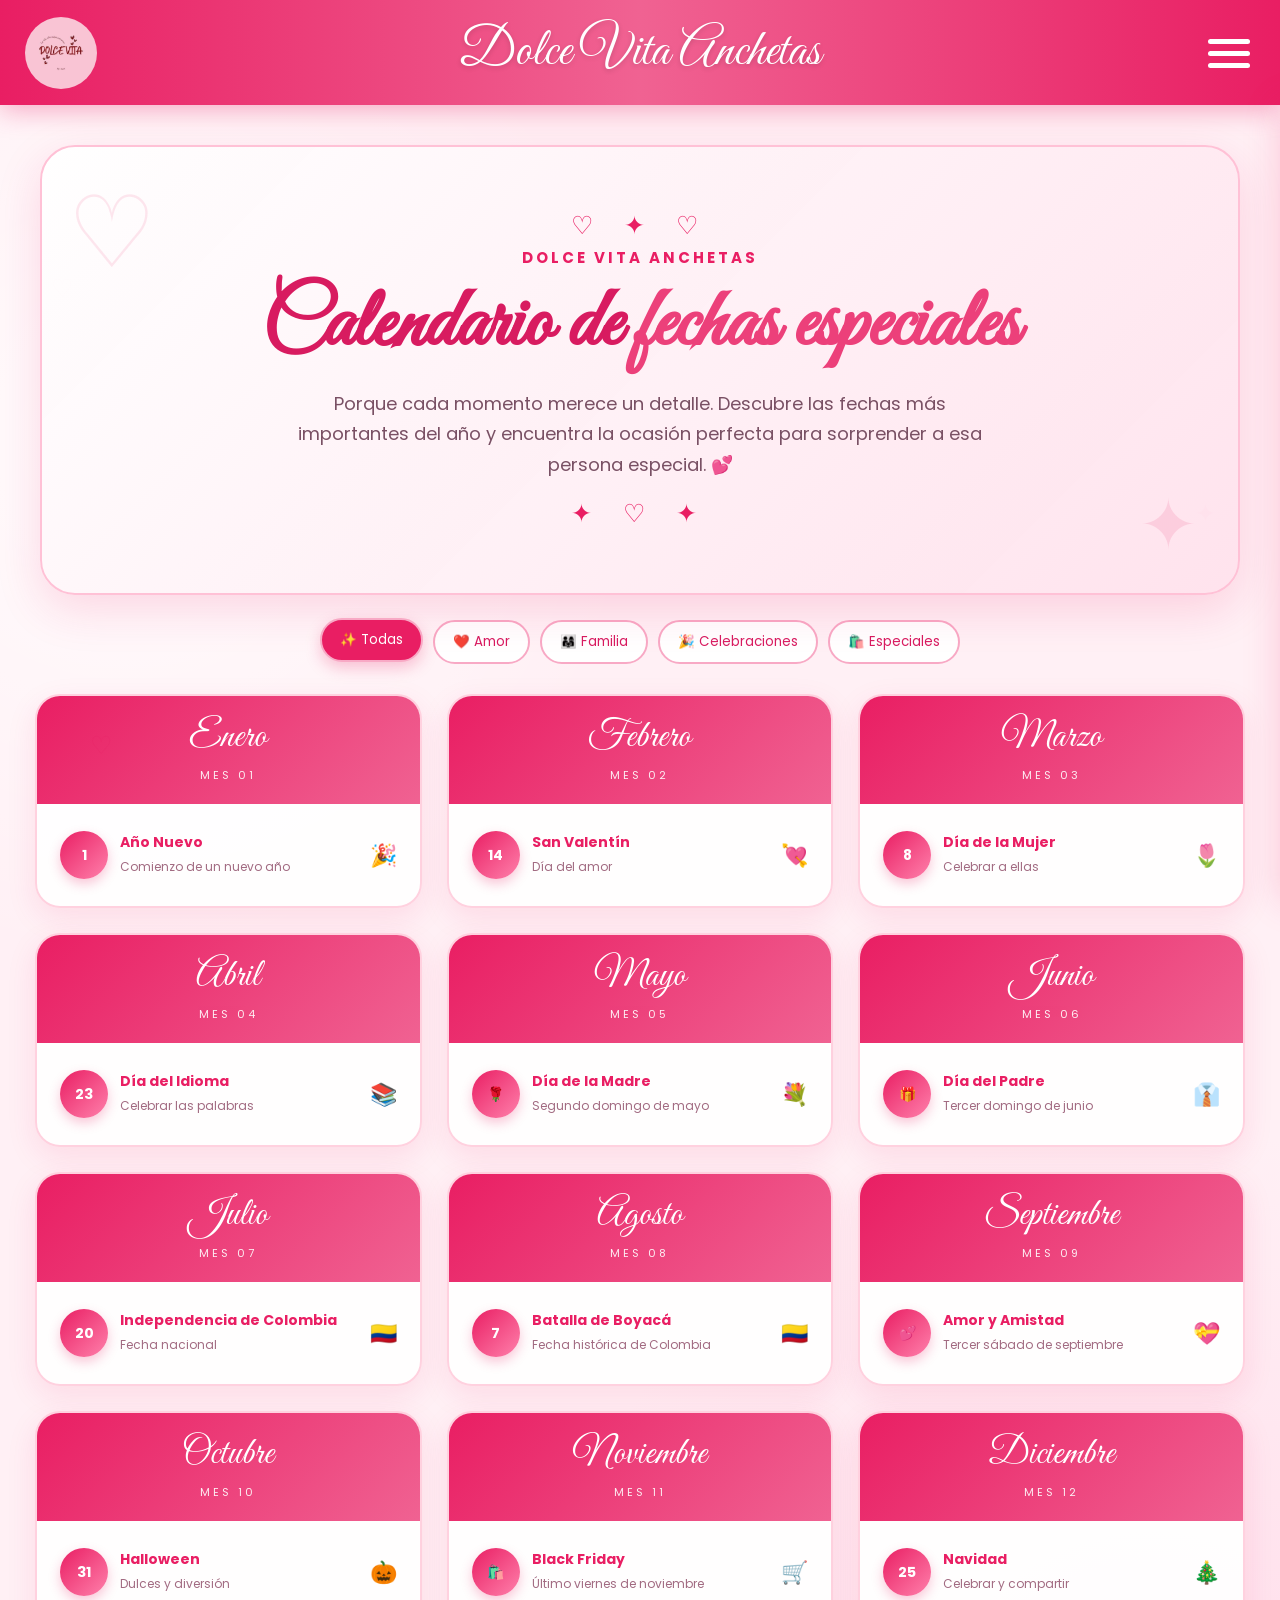
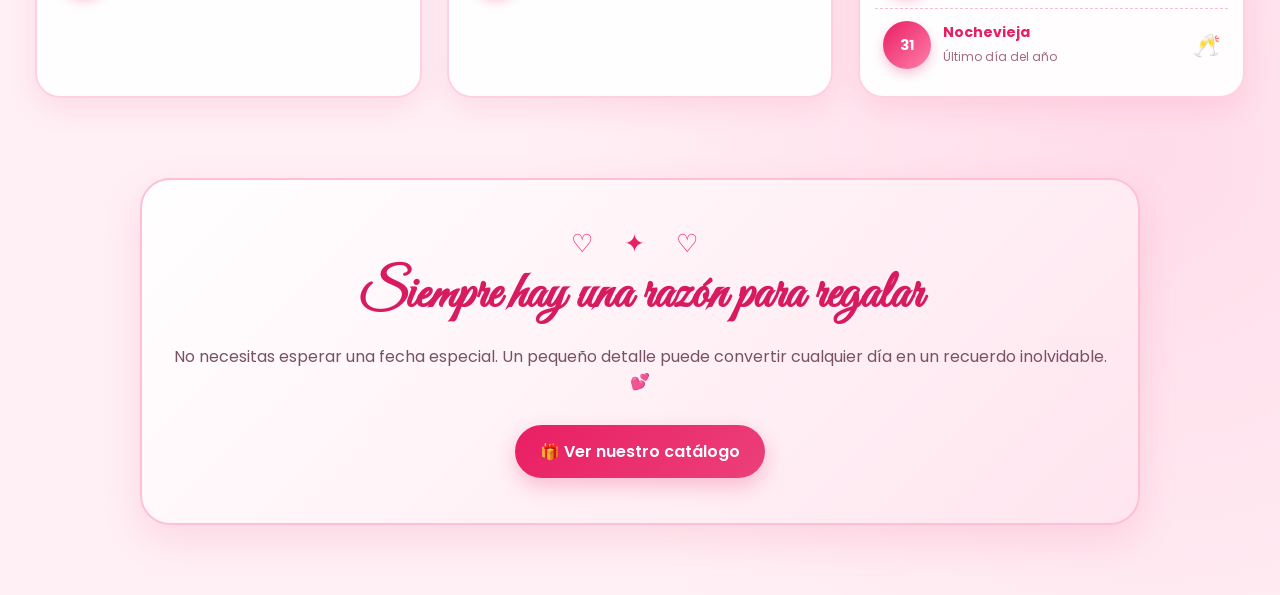
<file: DOLCE_VITA/calendario.html>
<!DOCTYPE html>
<html lang="es">
<head>
    <meta charset="UTF-8">
    <link rel="stylesheet" href="calendario.css">
    <meta name="viewport" content="width=device-width, initial-scale=1.0">

    <title>Calendario | Dolce Vita Anchetas</title>

    <link rel="preconnect" href="https://fonts.googleapis.com">
    <link rel="preconnect" href="https://fonts.gstatic.com" crossorigin>

    <link href="https://fonts.googleapis.com/css2?family=Great+Vibes&family=Poppins:wght@300;400;500;600;700&display=swap" rel="stylesheet">

</head>


<body>

    <!-- =========================================
         BARRA
    ========================================= -->

    <header class="barra">

        <a href="index.html" class="logo">
            <img src="imágenes/logo.jpeg" alt="Dolce Vita Anchetas">
        </a>

        <h1 class="titulo">
            Dolce Vita Anchetas
        </h1>

        <div class="menu-btn" onclick="abrirMenu()">
            <span></span>
            <span></span>
            <span></span>
        </div>

    </header>


    <!-- =========================================
         MENU
    ========================================= -->

    <nav class="menu" id="menu">

        <a href="index.html">
            🏠 Inicio
        </a>

        <a href="CATALOGO/catalogo.html">
            🎁 Catálogo
        </a>

        <a href="calendario.html">
            📅 Calendario
        </a>

        <a href="creadora.html">
            👑 La creadora
        </a>

        <a href="index.html#personaliza">
            ✨ Personaliza tu regalo
        </a>

        <a href="index.html#contacto">
            📞 Contacto
        </a>

    </nav>


    <!-- =========================================
         DECORACIONES
    ========================================= -->

    <div class="flotante f1">♡</div>
    <div class="flotante f2">✦</div>
    <div class="flotante f3">♡</div>


    <!-- =========================================
         HERO
    ========================================= -->

    <section class="hero-calendario">

        <div class="decoracion">
            ♡ ✦ ♡
        </div>

        <span class="mini-titulo">
            DOLCE VITA ANCHETAS
        </span>

        <h1>
            Calendario de
            <span>fechas especiales</span>
        </h1>

        <p>
            Porque cada momento merece un detalle.
            Descubre las fechas más importantes del año
            y encuentra la ocasión perfecta para sorprender
            a esa persona especial. 💕
        </p>

        <div class="decoracion">
            ✦ ♡ ✦
        </div>

    </section>


    <!-- =========================================
         FILTROS
    ========================================= -->

    <div class="filtros">

        <button class="filtro activo" onclick="mostrarTodo(this)">
            ✨ Todas
        </button>

        <button class="filtro" onclick="filtrar('amor', this)">
            ❤️ Amor
        </button>

        <button class="filtro" onclick="filtrar('familia', this)">
            👨‍👩‍👧 Familia
        </button>

        <button class="filtro" onclick="filtrar('celebracion', this)">
            🎉 Celebraciones
        </button>

        <button class="filtro" onclick="filtrar('comercial', this)">
            🛍️ Especiales
        </button>

    </div>


    <!-- =========================================
         CALENDARIO
    ========================================= -->

    <main class="calendario">


        <!-- ENERO -->

        <article class="mes">

            <div class="mes-header">
                <h2>Enero</h2>
                <span>MES 01</span>
            </div>

            <div class="fechas">

                <div class="fecha especial"
                     data-tipo="celebracion"
                     onclick="mostrarFecha('🎉','Año Nuevo','1 de enero','El comienzo de un nuevo año, nuevas metas y nuevos momentos para compartir.','✨ Un detalle para comenzar el año con amor.')">

                    <div class="dia">1</div>

                    <div class="fecha-info">
                        <strong>Año Nuevo</strong>
                        <small>Comienzo de un nuevo año</small>
                    </div>

                    <div class="icono-fecha">🎉</div>

                </div>

            </div>

        </article>


        <!-- FEBRERO -->

        <article class="mes">

            <div class="mes-header">
                <h2>Febrero</h2>
                <span>MES 02</span>
            </div>

            <div class="fechas">

                <div class="fecha especial"
                     data-tipo="amor"
                     onclick="mostrarFecha('💘','San Valentín','14 de febrero','Una fecha perfecta para celebrar el amor, la amistad y esos sentimientos que hacen especial la vida.','🌹 Rosas, chocolates, anchetas románticas o un detalle personalizado.')">

                    <div class="dia">14</div>

                    <div class="fecha-info">
                        <strong>San Valentín</strong>
                        <small>Día del amor</small>
                    </div>

                    <div class="icono-fecha">💘</div>

                </div>

            </div>

        </article>


        <!-- MARZO -->

        <article class="mes">

            <div class="mes-header">
                <h2>Marzo</h2>
                <span>MES 03</span>
            </div>

            <div class="fechas">

                <div class="fecha especial"
                     data-tipo="familia"
                     onclick="mostrarFecha('🌷','Día Internacional de la Mujer','8 de marzo','Una oportunidad para reconocer y celebrar a las mujeres importantes de nuestra vida.','🌷 Flores, chocolates y detalles personalizados.')">

                    <div class="dia">8</div>

                    <div class="fecha-info">
                        <strong>Día de la Mujer</strong>
                        <small>Celebrar a ellas</small>
                    </div>

                    <div class="icono-fecha">🌷</div>

                </div>

            </div>

        </article>


        <!-- ABRIL -->

        <article class="mes">

            <div class="mes-header">
                <h2>Abril</h2>
                <span>MES 04</span>
            </div>

            <div class="fechas">

                <div class="fecha especial"
                     data-tipo="celebracion"
                     onclick="mostrarFecha('📚','Día del Idioma','23 de abril','Una fecha para celebrar las palabras, los libros y la riqueza de nuestro idioma.','📚 Un detalle para amantes de la lectura.')">

                    <div class="dia">23</div>

                    <div class="fecha-info">
                        <strong>Día del Idioma</strong>
                        <small>Celebrar las palabras</small>
                    </div>

                    <div class="icono-fecha">📚</div>

                </div>

            </div>

        </article>


        <!-- MAYO -->

        <article class="mes">

            <div class="mes-header">
                <h2>Mayo</h2>
                <span>MES 05</span>
            </div>

            <div class="fechas">

                <div class="fecha especial"
                     data-tipo="familia"
                     onclick="mostrarFecha('🌹','Día de la Madre','Segundo domingo de mayo','Una de las fechas más especiales para agradecer y celebrar a mamá.','💐 Flores, anchetas, chocolates y regalos personalizados.')">

                    <div class="dia">🌹</div>

                    <div class="fecha-info">
                        <strong>Día de la Madre</strong>
                        <small>Segundo domingo de mayo</small>
                    </div>

                    <div class="icono-fecha">💐</div>

                </div>

            </div>

        </article>


        <!-- JUNIO -->

        <article class="mes">

            <div class="mes-header">
                <h2>Junio</h2>
                <span>MES 06</span>
            </div>

            <div class="fechas">

                <div class="fecha especial"
                     data-tipo="familia"
                     onclick="mostrarFecha('👔','Día del Padre','Tercer domingo de junio','Un día para celebrar a papá y agradecerle por todo su cariño.','🎁 Anchetas, detalles personalizados y regalos especiales.')">

                    <div class="dia">🎁</div>

                    <div class="fecha-info">
                        <strong>Día del Padre</strong>
                        <small>Tercer domingo de junio</small>
                    </div>

                    <div class="icono-fecha">👔</div>

                </div>

            </div>

        </article>


        <!-- JULIO -->

        <article class="mes">

            <div class="mes-header">
                <h2>Julio</h2>
                <span>MES 07</span>
            </div>

            <div class="fechas">

                <div class="fecha especial"
                     data-tipo="celebracion"
                     onclick="mostrarFecha('🇨🇴','Independencia de Colombia','20 de julio','Una fecha nacional para celebrar la independencia de Colombia.','🇨🇴 Un detalle con inspiración colombiana.')">

                    <div class="dia">20</div>

                    <div class="fecha-info">
                        <strong>Independencia de Colombia</strong>
                        <small>Fecha nacional</small>
                    </div>

                    <div class="icono-fecha">🇨🇴</div>

                </div>

            </div>

        </article>


        <!-- AGOSTO -->

        <article class="mes">

            <div class="mes-header">
                <h2>Agosto</h2>
                <span>MES 08</span>
            </div>

            <div class="fechas">

                <div class="fecha especial"
                     data-tipo="celebracion"
                     onclick="mostrarFecha('🇨🇴','Batalla de Boyacá','7 de agosto','Una de las fechas históricas más importantes de Colombia.','🇨🇴 Celebra nuestras raíces y nuestra historia.')">

                    <div class="dia">7</div>

                    <div class="fecha-info">
                        <strong>Batalla de Boyacá</strong>
                        <small>Fecha histórica de Colombia</small>
                    </div>

                    <div class="icono-fecha">🇨🇴</div>

                </div>

            </div>

        </article>


        <!-- SEPTIEMBRE -->

        <article class="mes">

            <div class="mes-header">
                <h2>Septiembre</h2>
                <span>MES 09</span>
            </div>

            <div class="fechas">

                <div class="fecha especial"
                     data-tipo="amor"
                     onclick="mostrarFecha('💕','Amor y Amistad','Tercer sábado de septiembre','En Colombia celebramos el amor y la amistad compartiendo detalles con las personas que queremos.','💕 Anchetas, flores, chocolates y detalles para sorprender.')">

                    <div class="dia">💕</div>

                    <div class="fecha-info">
                        <strong>Amor y Amistad</strong>
                        <small>Tercer sábado de septiembre</small>
                    </div>

                    <div class="icono-fecha">💝</div>

                </div>

            </div>

        </article>


        <!-- OCTUBRE -->

        <article class="mes">

            <div class="mes-header">
                <h2>Octubre</h2>
                <span>MES 10</span>
            </div>

            <div class="fechas">

                <div class="fecha especial"
                     data-tipo="celebracion"
                     onclick="mostrarFecha('🎃','Halloween','31 de octubre','Una fecha divertida para compartir dulces y detalles especiales.','🍬 Una ancheta llena de dulces y sorpresas.')">

                    <div class="dia">31</div>

                    <div class="fecha-info">
                        <strong>Halloween</strong>
                        <small>Dulces y diversión</small>
                    </div>

                    <div class="icono-fecha">🎃</div>

                </div>

            </div>

        </article>


        <!-- NOVIEMBRE -->

        <article class="mes">

            <div class="mes-header">
                <h2>Noviembre</h2>
                <span>MES 11</span>
            </div>

            <div class="fechas">

                <div class="fecha especial"
                     data-tipo="comercial"
                     onclick="mostrarFecha('🛍️','Black Friday','Último viernes de noviembre','Una de las fechas comerciales más importantes del año.','🛍️ Perfecta para promociones y detalles especiales.')">

                    <div class="dia">🛍️</div>

                    <div class="fecha-info">
                        <strong>Black Friday</strong>
                        <small>Último viernes de noviembre</small>
                    </div>

                    <div class="icono-fecha">🛒</div>

                </div>

            </div>

        </article>


        <!-- DICIEMBRE -->

        <article class="mes">

            <div class="mes-header">
                <h2>Diciembre</h2>
                <span>MES 12</span>
            </div>

            <div class="fechas">

                <div class="fecha especial"
                     data-tipo="familia"
                     onclick="mostrarFecha('🎄','Navidad','25 de diciembre','Una de las fechas más bonitas del año para compartir con familiares y seres queridos.','🎁 Anchetas navideñas, regalos y detalles personalizados.')">

                    <div class="dia">25</div>

                    <div class="fecha-info">
                        <strong>Navidad</strong>
                        <small>Celebrar y compartir</small>
                    </div>

                    <div class="icono-fecha">🎄</div>

                </div>

                <div class="fecha especial"
                     data-tipo="celebracion"
                     onclick="mostrarFecha('🥂','Nochevieja','31 de diciembre','Cerramos el año agradeciendo por todo lo vivido y recibimos un nuevo comienzo.','✨ Un detalle para despedir el año con amor.')">

                    <div class="dia">31</div>

                    <div class="fecha-info">
                        <strong>Nochevieja</strong>
                        <small>Último día del año</small>
                    </div>

                    <div class="icono-fecha">🥂</div>

                </div>

            </div>

        </article>

    </main>


    <!-- =========================================
         RECORDATORIO
    ========================================= -->

    <section class="recordatorio">

        <div class="decoracion">
            ♡ ✦ ♡
        </div>

        <h2>
            Siempre hay una razón para regalar
        </h2>

        <p>
            No necesitas esperar una fecha especial.
            Un pequeño detalle puede convertir cualquier día
            en un recuerdo inolvidable. 💕
        </p>

        <a href="CATALOGO/catalogo.html" class="boton-catalogo">
            🎁 Ver nuestro catálogo
        </a>

    </section>


    <!-- =========================================
         MODAL
    ========================================= -->

    <div class="modal" id="modal">

        <div class="modal-contenido">

            <button class="cerrar-modal" onclick="cerrarModal()">
                ×
            </button>

            <div class="modal-icono" id="modalIcono">
                💕
            </div>

            <h2 id="modalTitulo">
                Fecha especial
            </h2>

            <strong id="modalFecha">
                Fecha
            </strong>

            <p id="modalDescripcion">
                Descripción
            </p>

            <div class="modal-regalo" id="modalRegalo">
                💝 Idea de regalo
            </div>

        </div>

    </div>


    <!-- =========================================
         JAVASCRIPT
    ========================================= -->

    <script>

        /* MENU */

        function abrirMenu() {

            document
                .getElementById("menu")
                .classList.toggle("activo");

        }


        /* MODAL */

        function mostrarFecha(
            icono,
            titulo,
            fecha,
            descripcion,
            regalo
        ) {

            document.getElementById("modalIcono").textContent = icono;

            document.getElementById("modalTitulo").textContent = titulo;

            document.getElementById("modalFecha").textContent = fecha;

            document.getElementById("modalDescripcion").textContent = descripcion;

            document.getElementById("modalRegalo").textContent = regalo;

            document
                .getElementById("modal")
                .classList.add("activo");

        }


        function cerrarModal() {

            document
                .getElementById("modal")
                .classList.remove("activo");

        }


        /* CERRAR MODAL AL TOCAR AFUERA */

        document
            .getElementById("modal")
            .addEventListener("click", function(e) {

                if (e.target === this) {
                    cerrarModal();
                }

            });


        /* FILTROS */

        function activarBoton(boton) {

            document
                .querySelectorAll(".filtro")
                .forEach(btn => {
                    btn.classList.remove("activo");
                });

            boton.classList.add("activo");

        }


        function mostrarTodo(boton) {

            activarBoton(boton);

            document
                .querySelectorAll(".mes")
                .forEach(mes => {

                    mes.style.display = "block";

                });

            document
                .querySelectorAll(".fecha")
                .forEach(fecha => {

                    fecha.style.display = "flex";

                });

        }


        function filtrar(tipo, boton) {

            activarBoton(boton);

            document
                .querySelectorAll(".mes")
                .forEach(mes => {

                    let visibles = 0;

                    mes
                        .querySelectorAll(".fecha")
                        .forEach(fecha => {

                            if (
                                fecha.dataset.tipo === tipo
                            ) {

                                fecha.style.display = "flex";

                                visibles++;

                            } else {

                                fecha.style.display = "none";

                            }

                        });

                    if (visibles === 0) {

                        mes.style.display = "none";

                    } else {

                        mes.style.display = "block";

                    }

                });

        }


        /* ESC PARA CERRAR */

        document.addEventListener("keydown", function(e) {

            if (e.key === "Escape") {

                cerrarModal();

            }

        });

    </script>

</body>
</html>
</file>
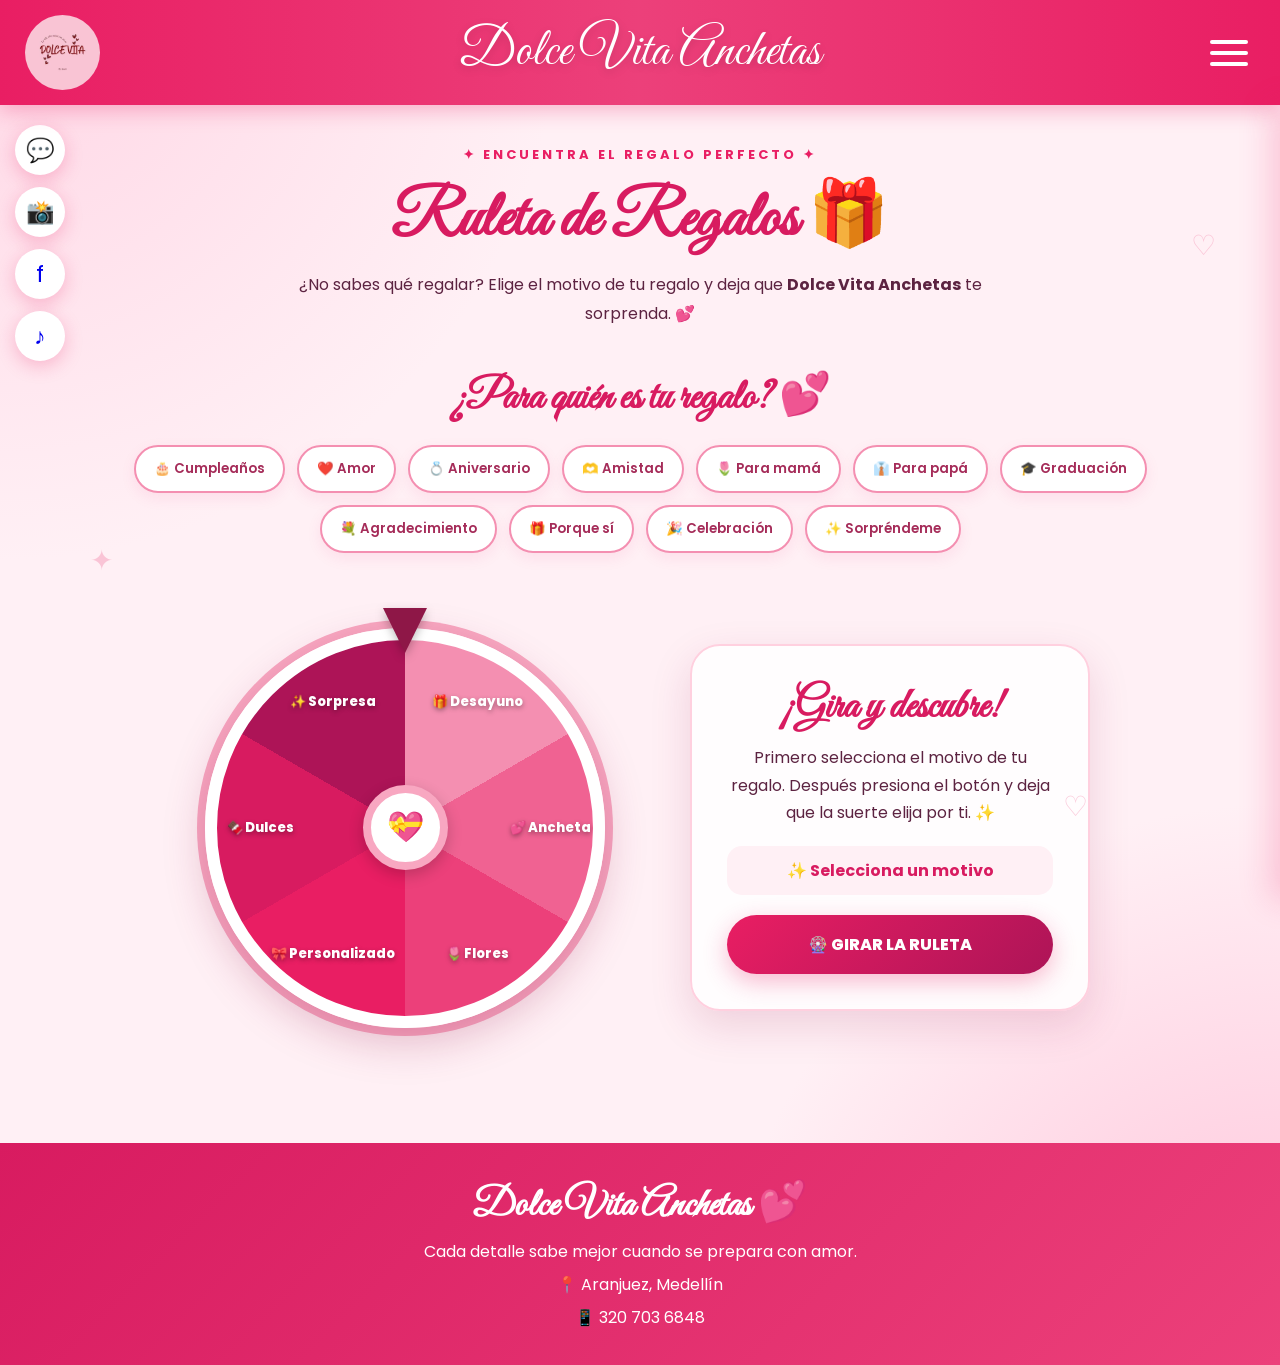
<file: DOLCE_VITA/ruleta.html>
<!DOCTYPE html>
<html lang="es">
<head>
    <meta charset="UTF-8">
    <meta name="viewport" content="width=device-width, initial-scale=1.0">

    <title>Ruleta de Regalos | Dolce Vita Anchetas</title>

    <link rel="preconnect" href="https://fonts.googleapis.com">
    <link rel="preconnect" href="https://fonts.gstatic.com" crossorigin>

    <link href="https://fonts.googleapis.com/css2?family=Great+Vibes&family=Poppins:wght@300;400;500;600;700;800&display=swap" rel="stylesheet">

    <style>

        * {
            box-sizing: border-box;
            margin: 0;
            padding: 0;
        }

        body {
            font-family: 'Poppins', sans-serif;
            background:
                radial-gradient(circle at top left, #ffd6e5, transparent 30%),
                radial-gradient(circle at bottom right, #ffc1d8, transparent 30%),
                #fff0f5;
            color: #5c2341;
            min-height: 100vh;
        }

        /* =========================
           HEADER
        ========================= */

        .barra {
            width: 100%;
            height: 105px;
            background: linear-gradient(90deg, #e91e63, #ec407a, #e91e63);
            display: flex;
            align-items: center;
            justify-content: center;
            position: fixed;
            top: 0;
            left: 0;
            z-index: 9999;
            box-shadow: 0 5px 20px rgba(233, 30, 99, .3);
        }

        .logo {
            position: absolute;
            left: 25px;
            width: 75px;
            height: 75px;
        }

        .logo img {
            width: 100%;
            height: 100%;
            object-fit: contain;
            border-radius: 50%;
        }

        .titulo {
            color: white;
            font-family: 'Great Vibes', cursive;
            font-size: 52px;
            text-align: center;
            text-shadow: 0 3px 10px rgba(0,0,0,.15);
        }

        /* =========================
           MENU
        ========================= */

        .menu-btn {
            position: absolute;
            right: 30px;
            width: 40px;
            cursor: pointer;
            z-index: 10002;
        }

        .menu-btn span {
            display: block;
            width: 38px;
            height: 4px;
            background: white;
            margin: 7px 0;
            border-radius: 10px;
        }

        .menu {
            position: fixed;
            top: 105px;
            right: -320px;
            width: 320px;
            height: calc(100vh - 105px);
            background: white;
            z-index: 10001;
            box-shadow: -10px 0 30px rgba(233,30,99,.2);
            transition: right .35s ease;
            padding-top: 15px;
            overflow-y: auto;
        }

        .menu.activo {
            right: 0;
        }

        .menu a {
            display: flex;
            align-items: center;
            gap: 15px;
            padding: 20px 25px;
            text-decoration: none;
            color: #7b294f;
            font-weight: 500;
            border-bottom: 1px solid #ffe0eb;
            transition: .3s;
        }

        .menu a:hover {
            background: #fff0f5;
            padding-left: 32px;
            color: #e91e63;
        }

        /* =========================
           REDES
        ========================= */

        .redes-fijas {
            position: fixed;
            left: 15px;
            top: 125px;
            display: flex;
            flex-direction: column;
            gap: 12px;
            z-index: 9998;
        }

        .red-social {
            width: 50px;
            height: 50px;
            background: white;
            border-radius: 50%;
            display: flex;
            align-items: center;
            justify-content: center;
            text-decoration: none;
            font-size: 23px;
            box-shadow: 0 5px 18px rgba(233,30,99,.25);
            transition: .3s;
        }

        .red-social:hover {
            transform: scale(1.15) translateX(5px);
        }

        /* =========================
           HERO
        ========================= */

        .hero {
            padding: 145px 20px 40px;
            text-align: center;
        }

        .mini-titulo {
            color: #e91e63;
            font-weight: 700;
            letter-spacing: 3px;
            font-size: 13px;
        }

        .hero h1 {
            font-family: 'Great Vibes', cursive;
            font-size: 65px;
            color: #d81b60;
            margin: 10px 0;
        }

        .hero p {
            max-width: 750px;
            margin: auto;
            font-size: 16px;
            line-height: 1.8;
        }

        /* =========================
           MOTIVOS
        ========================= */

        .motivos {
            max-width: 1100px;
            margin: 0 auto 40px;
            padding: 0 20px;
            text-align: center;
        }

        .motivos h2 {
            font-family: 'Great Vibes', cursive;
            font-size: 42px;
            color: #d81b60;
            margin-bottom: 20px;
        }

        .botones-motivos {
            display: flex;
            justify-content: center;
            flex-wrap: wrap;
            gap: 12px;
        }

        .motivo {
            border: 2px solid #f48fb1;
            background: white;
            color: #a52c59;
            padding: 12px 18px;
            border-radius: 30px;
            cursor: pointer;
            font-family: 'Poppins';
            font-weight: 600;
            transition: .3s;
            box-shadow: 0 5px 15px rgba(233,30,99,.08);
        }

        .motivo:hover,
        .motivo.seleccionado {
            background: linear-gradient(135deg,#e91e63,#ec407a);
            color: white;
            transform: translateY(-3px);
            box-shadow: 0 8px 20px rgba(233,30,99,.25);
        }

        /* =========================
           RULETA
        ========================= */

        .zona-ruleta {
            max-width: 1150px;
            margin: 0 auto 80px;
            padding: 20px;
            display: flex;
            justify-content: center;
            align-items: center;
            gap: 70px;
            flex-wrap: wrap;
        }

        .ruleta-contenedor {
            position: relative;
            width: 430px;
            height: 430px;
            display: flex;
            align-items: center;
            justify-content: center;
        }

        .ruleta {
            width: 400px;
            height: 400px;
            border-radius: 50%;
            border: 12px solid white;
            box-shadow:
                0 15px 40px rgba(150,30,80,.25),
                0 0 0 8px #f8a7c1;
            background: conic-gradient(
                #f48fb1 0deg 60deg,
                #f06292 60deg 120deg,
                #ec407a 120deg 180deg,
                #e91e63 180deg 240deg,
                #d81b60 240deg 300deg,
                #ad1457 300deg 360deg
            );
            transition: transform 5s cubic-bezier(.12,.8,.18,1);
            position: relative;
            overflow: hidden;
        }

        .ruleta-textos {
            position: absolute;
            inset: 0;
            pointer-events: none;
        }

        .ruleta-texto {
            position: absolute;
            left: 50%;
            top: 50%;
            width: 150px;
            text-align: center;
            color: white;
            font-weight: 800;
            font-size: 13px;
            text-shadow: 0 2px 5px rgba(0,0,0,.35);
            transform-origin: center;
        }

        .texto1 { transform: translate(-50%, -50%) rotate(30deg) translateY(-145px) rotate(-30deg); }
        .texto2 { transform: translate(-50%, -50%) rotate(90deg) translateY(-145px) rotate(-90deg); }
        .texto3 { transform: translate(-50%, -50%) rotate(150deg) translateY(-145px) rotate(-150deg); }
        .texto4 { transform: translate(-50%, -50%) rotate(210deg) translateY(-145px) rotate(-210deg); }
        .texto5 { transform: translate(-50%, -50%) rotate(270deg) translateY(-145px) rotate(-270deg); }
        .texto6 { transform: translate(-50%, -50%) rotate(330deg) translateY(-145px) rotate(-330deg); }

        .puntero {
            position: absolute;
            top: -5px;
            left: 50%;
            transform: translateX(-50%);
            width: 0;
            height: 0;
            border-left: 22px solid transparent;
            border-right: 22px solid transparent;
            border-top: 45px solid #8e1747;
            z-index: 10;
            filter: drop-shadow(0 4px 5px rgba(0,0,0,.25));
        }

        .centro-ruleta {
            position: absolute;
            width: 85px;
            height: 85px;
            border-radius: 50%;
            background: white;
            border: 8px solid #f8a7c1;
            display: flex;
            align-items: center;
            justify-content: center;
            font-size: 30px;
            box-shadow: 0 5px 15px rgba(0,0,0,.2);
            z-index: 5;
        }

        /* =========================
           PANEL LATERAL
        ========================= */

        .panel-ruleta {
            width: 400px;
            background: rgba(255,255,255,.9);
            border-radius: 30px;
            padding: 35px;
            box-shadow: 0 15px 40px rgba(150,30,80,.15);
            text-align: center;
            border: 2px solid #ffd0df;
        }

        .panel-ruleta h2 {
            font-family: 'Great Vibes', cursive;
            color: #d81b60;
            font-size: 42px;
            margin-bottom: 10px;
        }

        .panel-ruleta p {
            line-height: 1.7;
            margin-bottom: 20px;
        }

        .motivo-actual {
            background: #fff0f5;
            padding: 12px;
            border-radius: 15px;
            margin-bottom: 20px;
            color: #d81b60;
            font-weight: 700;
        }

        .boton-girar {
            width: 100%;
            border: none;
            padding: 17px;
            border-radius: 35px;
            background: linear-gradient(135deg,#e91e63,#ad1457);
            color: white;
            font-size: 16px;
            font-family: 'Poppins';
            font-weight: 800;
            cursor: pointer;
            box-shadow: 0 8px 25px rgba(233,30,99,.3);
            transition: .3s;
        }

        .boton-girar:hover {
            transform: translateY(-3px) scale(1.02);
        }

        .boton-girar:disabled {
            opacity: .6;
            cursor: not-allowed;
        }

        /* =========================
           RESULTADO
        ========================= */

        .resultado {
            display: none;
            max-width: 850px;
            margin: -30px auto 80px;
            padding: 20px;
        }

        .resultado.activo {
            display: block;
            animation: aparecer .6s ease;
        }

        @keyframes aparecer {
            from {
                opacity: 0;
                transform: translateY(30px);
            }
            to {
                opacity: 1;
                transform: translateY(0);
            }
        }

        .resultado-card {
            background: white;
            border-radius: 30px;
            overflow: hidden;
            display: flex;
            align-items: center;
            gap: 30px;
            padding: 25px;
            box-shadow: 0 15px 45px rgba(150,30,80,.18);
            border: 3px solid #f8a7c1;
        }

        .resultado-imagen {
            width: 280px;
            height: 280px;
            flex-shrink: 0;
            border-radius: 22px;
            overflow: hidden;
            background: #ffe1ec;
        }

        .resultado-imagen img {
            width: 100%;
            height: 100%;
            object-fit: cover;
        }

        .resultado-info {
            flex: 1;
        }

        .ganaste {
            color: #e91e63;
            font-size: 13px;
            font-weight: 800;
            letter-spacing: 2px;
        }

        .resultado-info h2 {
            font-family: 'Great Vibes', cursive;
            color: #ad1457;
            font-size: 45px;
            margin: 8px 0;
        }

        .precio {
            color: #e91e63;
            font-size: 25px;
            font-weight: 800;
            margin: 10px 0;
        }

        .descripcion {
            line-height: 1.7;
            font-size: 14px;
            margin-bottom: 20px;
        }

        .botones-resultado {
            display: flex;
            gap: 10px;
            flex-wrap: wrap;
        }

        .boton-catalogo,
        .boton-whatsapp {
            text-decoration: none;
            border-radius: 25px;
            padding: 12px 18px;
            font-weight: 700;
            font-size: 13px;
            transition: .3s;
        }

        .boton-catalogo {
            background: #fff0f5;
            color: #d81b60;
            border: 2px solid #f48fb1;
        }

        .boton-whatsapp {
            background: #25D366;
            color: white;
        }

        .boton-catalogo:hover,
        .boton-whatsapp:hover {
            transform: translateY(-3px);
        }

        /* =========================
           DECORACIÓN
        ========================= */

        .decoracion {
            position: fixed;
            pointer-events: none;
            color: #f48fb1;
            opacity: .45;
            font-size: 28px;
            z-index: 0;
        }

        .d1 {
            top: 25%;
            right: 5%;
        }

        .d2 {
            top: 60%;
            left: 7%;
        }

        .d3 {
            bottom: 8%;
            right: 15%;
        }

        /* =========================
           FOOTER
        ========================= */

        footer {
            background: linear-gradient(135deg,#d81b60,#ec407a);
            color: white;
            text-align: center;
            padding: 35px 20px;
        }

        footer h2 {
            font-family: 'Great Vibes', cursive;
            font-size: 40px;
        }

        footer p {
            margin-top: 8px;
        }

        /* =========================
           RESPONSIVE
        ========================= */

        @media (max-width: 800px) {

            .hero h1 {
                font-size: 50px;
            }

            .zona-ruleta {
                gap: 40px;
            }

            .resultado-card {
                flex-direction: column;
                text-align: center;
            }

            .resultado-imagen {
                width: 100%;
                max-width: 320px;
            }

            .botones-resultado {
                justify-content: center;
            }
        }

        @media (max-width: 600px) {

            .barra {
                height: 78px;
            }

            body {
                padding-top: 78px;
            }

            .logo {
                position: absolute;
                left: 10px;
                top: 50%;
                transform: translateY(-50%);
                width: 52px;
                height: 52px;
            }

            .titulo {
                position: absolute;
                left: 70px;
                right: 65px;
                font-size: 29px;
                white-space: nowrap;
                overflow: hidden;
            }

            .menu-btn {
                position: fixed;
                top: 21px;
                right: 14px;
                width: 34px;
            }

            .menu-btn span {
                width: 34px;
                height: 4px;
                margin: 6px 0;
            }

            .menu {
                top: 78px;
                width: 280px;
                height: calc(100vh - 78px);
            }

            .redes-fijas {
                left: 8px;
                top: 95px;
                gap: 8px;
            }

            .red-social {
                width: 45px;
                height: 45px;
                font-size: 20px;
            }

            .hero {
                padding-top: 110px;
            }

            .hero h1 {
                font-size: 45px;
            }

            .hero p {
                font-size: 14px;
            }

            .ruleta-contenedor {
                width: 320px;
                height: 320px;
            }

            .ruleta {
                width: 290px;
                height: 290px;
                border-width: 8px;
            }

            .ruleta-texto {
                width: 110px;
                font-size: 10px;
            }

            .texto1 { transform: translate(-50%, -50%) rotate(30deg) translateY(-105px) rotate(-30deg); }
            .texto2 { transform: translate(-50%, -50%) rotate(90deg) translateY(-105px) rotate(-90deg); }
            .texto3 { transform: translate(-50%, -50%) rotate(150deg) translateY(-105px) rotate(-150deg); }
            .texto4 { transform: translate(-50%, -50%) rotate(210deg) translateY(-105px) rotate(-210deg); }
            .texto5 { transform: translate(-50%, -50%) rotate(270deg) translateY(-105px) rotate(-270deg); }
            .texto6 { transform: translate(-50%, -50%) rotate(330deg) translateY(-105px) rotate(-330deg); }

            .centro-ruleta {
                width: 65px;
                height: 65px;
                font-size: 23px;
                border-width: 6px;
            }

            .panel-ruleta {
                width: 100%;
                max-width: 400px;
                padding: 25px 18px;
            }

            .panel-ruleta h2 {
                font-size: 36px;
            }
        }

    </style>
</head>

<body>

    <!-- =========================
         HEADER
    ========================= -->

    <header class="barra">

        <div class="logo">
            <img src="imágenes/logo.jpeg" alt="Dolce Vita Anchetas">
        </div>

        <div class="titulo">
            Dolce Vita Anchetas
        </div>

        <div class="menu-btn" onclick="abrirMenu()">
            <span></span>
            <span></span>
            <span></span>
        </div>

    </header>

    <!-- =========================
         MENU
    ========================= -->

    <nav class="menu" id="menu">

        <a href="index.html">
            🏠 Inicio
        </a>

        <a href="CATALOGO/catalogo.html">
            🎁 Anchetas
        </a>

        <a href="CATALOGO/catalogo.html">
            🌷 Flores
        </a>

        <a href="CATALOGO/catalogo.html">
            🎀 Regalos personalizados
        </a>

        <a href="ruleta.html">
            🎡 Ruleta de regalos
        </a>

        <a href="calendario.html">
            📅 Calendario
        </a>

        <a href="creadora.html">
            👑 La creadora
        </a>

    </nav>

    <!-- =========================
         REDES
    ========================= -->

    <div class="redes-fijas">

        <a class="red-social" href="https://wa.me/573207036848" target="_blank">
            💬
        </a>

        <a class="red-social" href="https://www.instagram.com/dolcevitanchetas/" target="_blank">
            📸
        </a>

        <a class="red-social" href="#">
            f
        </a>

        <a class="red-social" href="#">
            ♪
        </a>

    </div>

    <!-- DECORACIONES -->

    <div class="decoracion d1">♡</div>
    <div class="decoracion d2">✦</div>
    <div class="decoracion d3">♡</div>

    <!-- =========================
         HERO
    ========================= -->

    <section class="hero">

        <div class="mini-titulo">
            ✦ ENCUENTRA EL REGALO PERFECTO ✦
        </div>

        <h1>
            Ruleta de Regalos 🎁
        </h1>

        <p>
            ¿No sabes qué regalar?
            Elige el motivo de tu regalo y deja que
            <strong>Dolce Vita Anchetas</strong> te sorprenda.
            💕
        </p>

    </section>

    <!-- =========================
         MOTIVOS
    ========================= -->

    <section class="motivos">

        <h2>
            ¿Para quién es tu regalo? 💕
        </h2>

        <div class="botones-motivos">

            <button class="motivo" onclick="seleccionarMotivo('cumpleanos', this)">
                🎂 Cumpleaños
            </button>

            <button class="motivo" onclick="seleccionarMotivo('amor', this)">
                ❤️ Amor
            </button>

            <button class="motivo" onclick="seleccionarMotivo('aniversario', this)">
                💍 Aniversario
            </button>

            <button class="motivo" onclick="seleccionarMotivo('amistad', this)">
                🫶 Amistad
            </button>

            <button class="motivo" onclick="seleccionarMotivo('mama', this)">
                🌷 Para mamá
            </button>

            <button class="motivo" onclick="seleccionarMotivo('papa', this)">
                👔 Para papá
            </button>

            <button class="motivo" onclick="seleccionarMotivo('graduacion', this)">
                🎓 Graduación
            </button>

            <button class="motivo" onclick="seleccionarMotivo('agradecimiento', this)">
                💐 Agradecimiento
            </button>

            <button class="motivo" onclick="seleccionarMotivo('sorpresa', this)">
                🎁 Porque sí
            </button>

            <button class="motivo" onclick="seleccionarMotivo('celebracion', this)">
                🎉 Celebración
            </button>

            <button class="motivo" onclick="seleccionarMotivo('todos', this)">
                ✨ Sorpréndeme
            </button>

        </div>

    </section>

    <!-- =========================
         RULETA
    ========================= -->

    <section class="zona-ruleta">

        <div class="ruleta-contenedor">

            <div class="puntero"></div>

            <div class="ruleta" id="ruleta">

                <div class="ruleta-textos">

                    <div class="ruleta-texto texto1">
                        🎁 Desayuno
                    </div>

                    <div class="ruleta-texto texto2">
                        💕 Ancheta
                    </div>

                    <div class="ruleta-texto texto3">
                        🌷 Flores
                    </div>

                    <div class="ruleta-texto texto4">
                        🎀 Personalizado
                    </div>

                    <div class="ruleta-texto texto5">
                        🍫 Dulces
                    </div>

                    <div class="ruleta-texto texto6">
                        ✨ Sorpresa
                    </div>

                </div>

            </div>

            <div class="centro-ruleta">
                💝
            </div>

        </div>

        <div class="panel-ruleta">

            <h2>
                ¡Gira y descubre!
            </h2>

            <p>
                Primero selecciona el motivo de tu regalo.
                Después presiona el botón y deja que la suerte
                elija por ti. ✨
            </p>

            <div class="motivo-actual" id="motivoActual">
                ✨ Selecciona un motivo
            </div>

            <button class="boton-girar" id="botonGirar" onclick="girarRuleta()">
                🎡 GIRAR LA RULETA
            </button>

        </div>

    </section>

    <!-- =========================
         RESULTADO
    ========================= -->

    <section class="resultado" id="resultado">

        <div class="resultado-card">

            <div class="resultado-imagen">

                <img
                    id="imagenResultado"
                    src="imágenes/Ancheta.jpeg"
                    alt="Regalo recomendado"
                >

            </div>

            <div class="resultado-info">

                <div class="ganaste">
                    ✦ ¡LA RULETA HA ELEGIDO! ✦
                </div>

                <h2 id="nombreResultado">
                    Tu regalo perfecto
                </h2>

                <div class="precio" id="precioResultado">
                    $0
                </div>

                <p class="descripcion" id="descripcionResultado">
                    Aquí aparecerá la descripción del regalo.
                </p>

                <div class="botones-resultado">

                    <a
                        href="CATALOGO/catalogo.html"
                        class="boton-catalogo"
                    >
                        🎁 Ver catálogo
                    </a>

                    <a
                        id="whatsappResultado"
                        href="#"
                        target="_blank"
                        class="boton-whatsapp"
                    >
                        💬 Preguntar por WhatsApp
                    </a>

                </div>

            </div>

        </div>

    </section>

    <!-- =========================
         FOOTER
    ========================= -->

    <footer>

        <h2>
            Dolce Vita Anchetas 💕
        </h2>

        <p>
            Cada detalle sabe mejor cuando se prepara con amor.
        </p>

        <p>
            📍 Aranjuez, Medellín
        </p>

        <p>
            📱 320 703 6848
        </p>

    </footer>


    <!-- =========================
         JAVASCRIPT
    ========================= -->

    <script>

        /* =========================
           MENÚ
        ========================= */

        function abrirMenu() {

            document
                .getElementById("menu")
                .classList.toggle("activo");

        }


        /* =========================
           PRODUCTOS DEL CATÁLOGO
        ========================= */

        const productos = [

            {
                nombre: "Desayuno Sorpresa Especial",
                precio: 85000,
                imagen: "imágenes/Desayuno3.jpeg",
                categorias: [
                    "cumpleanos",
                    "amor",
                    "aniversario",
                    "mama",
                    "papa",
                    "amistad",
                    "celebracion",
                    "sorpresa"
                ],
                descripcion:
                    "Desayuno especial con caja con mensaje, tarjeta personalizada, waffles, ensalada de frutas, jugo de naranja, bombones, galletas, chocolatina Jet, decoración romántica y cubiertos."
            },

            {
                nombre: "Ancheta Especial",
                precio: 115000,
                imagen: "imágenes/ancheta.p.PNG",
                categorias: [
                    "cumpleanos",
                    "amor",
                    "aniversario",
                    "amistad",
                    "mama",
                    "papa",
                    "celebracion",
                    "sorpresa"
                ],
                descripcion:
                    "Hermosa ancheta en caja de madera con decoración, peluche mediano personalizado, golosinas, maní especial, Oreo, Trululu, papas naturales, globos y detalles personalizados."
            },

            {
                nombre: "Desayuno con Frutas",
                precio: 115000,
                imagen: "imágenes/Ancheta4.jpeg",
                categorias: [
                    "cumpleanos",
                    "amor",
                    "aniversario",
                    "mama",
                    "amistad",
                    "celebracion"
                ],
                descripcion:
                    "Caja de madera con mensaje, yogurt, golosinas, ensalada de frutas, Milo, bombones de chocolate, croissant con queso, chocolatina Jet, decoración personalizada, cubiertos y aro de globos."
            },

            {
                nombre: "Desayuno Romántico",
                precio: 85000,
                imagen: "imágenes/desayuno2.jpeg",
                categorias: [
                    "amor",
                    "aniversario",
                    "sorpresa"
                ],
                descripcion:
                    "Canasta de madera con tarjeta personalizada, waffles con arequipe o salsa de fresa, Milo, jugo de naranja, bombones, galletas, maní y decoración romántica."
            },

            {
                nombre: "Desayuno Clásico",
                precio: 65000,
                imagen: "imágenes/desayuno5.jpeg",
                categorias: [
                    "cumpleanos",
                    "amor",
                    "amistad",
                    "mama",
                    "papa",
                    "sorpresa",
                    "celebracion"
                ],
                descripcion:
                    "Caja con mensaje bonito, waffles con Nutella o salsa de fresa, jugo de naranja, bombones de chocolate, marshmallows, chocolatina Gol, maní, decoración romántica y cubiertos."
            },

            {
                nombre: "Desayuno Sencillo",
                precio: 55000,
                imagen: "imágenes/desayuno1.jpeg",
                categorias: [
                    "cumpleanos",
                    "amor",
                    "amistad",
                    "mama",
                    "papa",
                    "agradecimiento",
                    "sorpresa"
                ],
                descripcion:
                    "Caja con mensaje bonito, waffles con arequipe o salsa de fresas, jugo de naranja, ensalada de frutas, decoración romántica y cubiertos."
            },

            {
                nombre: "Detalle Línea Premium",
                precio: 100000,
                imagen: "imágenes/vino.jpeg",
                categorias: [
                    "mama",
                    "amor",
                    "aniversario",
                    "agradecimiento",
                    "celebracion"
                ],
                descripcion:
                    "Detalle premium con caja con mensaje, elementos especiales, Ferrero Rocher, fresas, fotografía en papel fotográfico, mensaje personalizado y arequipe mini."
            },

            {
                nombre: "Regalo Personalizado con Lámpara",
                precio: 64000,
                imagen: "imágenes/letra2.PNG",
                categorias: [
                    "amor",
                    "cumpleanos",
                    "aniversario",
                    "amistad",
                    "mama",
                    "papa",
                    "graduacion",
                    "agradecimiento",
                    "sorpresa"
                ],
                descripcion:
                    "Lámpara de la inicial que elijas, pilas, caja bonita con mensaje, fotografía en papel fotográfico con mensaje personalizado y dos Mini Jet."
            },

            {
                nombre: "Regalo Personalizado Premium",
                precio: 90200,
                imagen: "imágenes/letra.jpeg",
                categorias: [
                    "amor",
                    "aniversario",
                    "cumpleanos",
                    "mama",
                    "amistad",
                    "agradecimiento"
                ],
                descripcion:
                    "Lámpara de la inicial, pilas, caja con mensaje, fotografías en papel fotográfico, tres Ferrero Rocher, uvas, manzana y notica."
            },

            {
                nombre: "Gran Regalo con Peluche",
                precio: 230000,
                imagen: "imágenes/peluche.jpeg",
                categorias: [
                    "amor",
                    "aniversario",
                    "cumpleanos",
                    "celebracion"
                ],
                descripcion:
                    "Peluche grande, dos globos con helio, globo con mensaje y tarjeta personalizada en papel fotográfico a color con mensaje y fotos."
            },

            {
                nombre: "Regalo Personalizado",
                precio: 85000,
                imagen: "imágenes/Desayuno_especial.jpeg",
                categorias: [
                    "amor",
                    "cumpleanos",
                    "aniversario",
                    "mama",
                    "papa",
                    "amistad",
                    "celebracion",
                    "sorpresa"
                ],
                descripcion:
                    "Regalo completamente personalizado para hombre o mujer. El precio puede variar según lo que quieras preparar para tu persona favorita."
            },

            {
                nombre: "Ancheta de Cumpleaños",
                precio: 124000,
                imagen: "imágenes/Ancheta.jpeg",
                categorias: [
                    "cumpleanos",
                    "celebracion",
                    "sorpresa"
                ],
                descripcion:
                    "Base de madera decorada, globos, arco de madera con mensaje de cumpleaños o aniversario, globo de corazón, dulces, gomitas, chocolates, galletas y decoración."
            },

            {
                nombre: "Cartelera Personalizada",
                precio: 45000,
                imagen: "imágenes/cartelera.PNG",
                categorias: [
                    "amor",
                    "cumpleanos",
                    "aniversario",
                    "amistad",
                    "graduacion",
                    "agradecimiento",
                    "mama",
                    "papa",
                    "sorpresa"
                ],
                descripcion:
                    "Cartelera grande con fotografías a color, bonita caligrafía y mensaje personalizado con el largo que quieras. Tú eliges el diseño."
            }

        ];


        /* =========================
           ESTADO
        ========================= */

        let motivoSeleccionado = "todos";

        let girando = false;

        let vueltas = 0;


        /* =========================
           SELECCIONAR MOTIVO
        ========================= */

        function seleccionarMotivo(motivo, boton) {

            motivoSeleccionado = motivo;

            document
                .querySelectorAll(".motivo")
                .forEach(b => b.classList.remove("seleccionado"));

            boton.classList.add("seleccionado");

            const nombres = {

                cumpleanos: "🎂 Cumpleaños",

                amor: "❤️ Amor",

                aniversario: "💍 Aniversario",

                amistad: "🫶 Amistad",

                mama: "🌷 Para mamá",

                papa: "👔 Para papá",

                graduacion: "🎓 Graduación",

                agradecimiento: "💐 Agradecimiento",

                sorpresa: "🎁 Porque sí",

                celebracion: "🎉 Celebración",

                todos: "✨ Cualquier ocasión"

            };

            document.getElementById("motivoActual").textContent =
                nombres[motivo];

            document
                .getElementById("resultado")
                .classList.remove("activo");

        }


        /* =========================
           FORMATEAR PRECIO
        ========================= */

        function formatearPrecio(precio) {

            return new Intl.NumberFormat("es-CO", {

                style: "currency",

                currency: "COP",

                maximumFractionDigits: 0

            }).format(precio);

        }


        /* =========================
           GIRAR RULETA
        ========================= */

        function girarRuleta() {

            if (girando) return;

            girando = true;

            const boton =
                document.getElementById("botonGirar");

            boton.disabled = true;

            boton.textContent = "🎡 GIRANDO...";

            /* PRODUCTOS SEGÚN MOTIVO */

            let disponibles;

            if (motivoSeleccionado === "todos") {

                disponibles = [...productos];

            } else {

                disponibles = productos.filter(producto =>
                    producto.categorias.includes(motivoSeleccionado)
                );

            }

            /* SEGURIDAD */

            if (disponibles.length === 0) {

                disponibles = [...productos];

            }

            /* ELEGIR PRODUCTO */

            const ganador =
                disponibles[
                    Math.floor(Math.random() * disponibles.length)
                ];

            /* ANIMACIÓN */

            vueltas += 5 + Math.floor(Math.random() * 4);

            const grados =
                vueltas * 360 +
                Math.floor(Math.random() * 360);

            document
                .getElementById("ruleta")
                .style.transform =
                `rotate(${grados}deg)`;


            /* MOSTRAR RESULTADO */

            setTimeout(() => {

                mostrarResultado(ganador);

                girando = false;

                boton.disabled = false;

                boton.textContent =
                    "🎡 GIRAR OTRA VEZ";

            }, 5200);

        }


        /* =========================
           MOSTRAR RESULTADO
        ========================= */

        function mostrarResultado(producto) {

            document
                .getElementById("imagenResultado")
                .src = producto.imagen;

            document
                .getElementById("imagenResultado")
                .alt = producto.nombre;

            document
                .getElementById("nombreResultado")
                .textContent = producto.nombre;

            document
                .getElementById("precioResultado")
                .textContent =
                formatearPrecio(producto.precio);

            document
                .getElementById("descripcionResultado")
                .textContent =
                producto.descripcion;


            /* WHATSAPP */

            const mensaje =
                `Hola Dolce Vita Anchetas 💕%0A%0A` +
                `Me interesa el producto:%0A` +
                `${producto.nombre}%0A` +
                `Precio: ${formatearPrecio(producto.precio)}%0A%0A` +
                `Quisiera recibir más información. 🎁`;

            document
                .getElementById("whatsappResultado")
                .href =
                `https://wa.me/573207036848?text=${mensaje}`;


            /* MOSTRAR */

            const resultado =
                document.getElementById("resultado");

            resultado.classList.add("activo");

            setTimeout(() => {

                resultado.scrollIntoView({
                    behavior: "smooth",
                    block: "center"
                });

            }, 200);

        }


    </script>

</body>
</html>
</file>
<file: DOLCE_VITA/calendario.css>
/* =========================================
           GENERAL
        ========================================= */

        * {
            box-sizing: border-box;
        }

        html {
            scroll-behavior: smooth;
        }

        body {
            margin: 0;
            padding-top: 105px;
            font-family: 'Poppins', sans-serif;
            background:
                radial-gradient(circle at 10% 20%, rgba(255,255,255,.8), transparent 25%),
                radial-gradient(circle at 90% 80%, rgba(255,182,213,.35), transparent 30%),
                #fff0f5;
            color: #5c2341;
        }


        /* =========================================
           BARRA SUPERIOR
        ========================================= */

        .barra {
            width: 100%;
            height: 105px;

            background: linear-gradient(
                90deg,
                #e91e63,
                #ec407a,
                #f06292,
                #ec407a,
                #e91e63
            );

            display: flex;
            align-items: center;
            justify-content: center;

            position: fixed;
            top: 0;
            left: 0;

            z-index: 99999;

            box-shadow:
                0 5px 25px rgba(233, 30, 99, .35);
        }


        /* LOGO */

        .logo {
            position: absolute;
            left: 25px;

            width: 72px;
            height: 72px;

            display: flex;
            align-items: center;
            justify-content: center;
        }

        .logo img {
            width: 72px;
            height: 72px;

            object-fit: contain;
            border-radius: 50%;
        }


        /* TITULO */

        .titulo {
            color: white;

            font-family: 'Great Vibes', cursive;

            font-size: 52px;
            font-weight: 500;

            text-shadow:
                0 2px 5px rgba(0,0,0,.15);

            text-align: center;

            margin: 0;
        }


        /* =========================================
           MENU
        ========================================= */

        .menu-btn {
            position: absolute;

            right: 30px;

            width: 42px;
            height: 42px;

            cursor: pointer;

            z-index: 100002;
        }

        .menu-btn span {
            display: block;

            width: 42px;
            height: 5px;

            margin: 7px 0;

            background: white;

            border-radius: 20px;
        }

        .menu {
            position: fixed;

            top: 105px;
            right: -310px;

            width: 300px;
            height: calc(100vh - 105px);

            background: white;

            z-index: 100001;

            padding-top: 20px;

            box-shadow:
                -10px 0 35px rgba(233,30,99,.20);

            transition: right .35s ease;

            overflow-y: auto;
        }

        .menu.activo {
            right: 0;
        }

        .menu a {
            display: flex;

            align-items: center;

            gap: 15px;

            padding: 19px 25px;

            text-decoration: none;

            color: #7a294d;

            font-size: 17px;

            border-bottom: 1px solid #ffe1eb;

            transition: .25s;
        }

        .menu a:hover {
            background: #fff0f5;

            color: #e91e63;

            padding-left: 32px;
        }


        /* =========================================
           HERO
        ========================================= */

        .hero-calendario {
            position: relative;

            max-width: 1200px;

            margin: 40px auto 25px;

            padding: 60px 25px;

            text-align: center;

            overflow: hidden;

            border-radius: 35px;

            background:
                linear-gradient(
                    135deg,
                    rgba(255,255,255,.96),
                    rgba(255,225,236,.95)
                );

            border: 2px solid #ffc1d6;

            box-shadow:
                0 15px 45px rgba(233,30,99,.15);
        }

        .hero-calendario::before {
            content: "♡";

            position: absolute;

            left: 25px;
            top: 10px;

            font-size: 100px;

            color: rgba(233,30,99,.10);
        }

        .hero-calendario::after {
            content: "✦";

            position: absolute;

            right: 40px;
            bottom: 15px;

            font-size: 70px;

            color: rgba(233,30,99,.12);
        }

        .mini-titulo {
            color: #e91e63;

            font-size: 15px;

            font-weight: 700;

            letter-spacing: 3px;
        }

        .hero-calendario h1 {
            margin: 10px 0;

            font-family: 'Great Vibes', cursive;

            font-size: clamp(50px, 8vw, 85px);

            color: #d81b60;

            line-height: 1.1;
        }

        .hero-calendario h1 span {
            color: #ec407a;
        }

        .hero-calendario p {
            max-width: 700px;

            margin: 15px auto;

            font-size: 18px;

            line-height: 1.7;

            color: #795064;
        }

        .decoracion {
            color: #e91e63;

            font-size: 25px;

            letter-spacing: 12px;
        }


        /* =========================================
           FILTROS
        ========================================= */

        .filtros {
            max-width: 1200px;

            margin: 25px auto;

            padding: 0 20px;

            display: flex;

            justify-content: center;

            flex-wrap: wrap;

            gap: 10px;
        }

        .filtro {
            border: 2px solid #f8a9c5;

            background: white;

            color: #d81b60;

            border-radius: 30px;

            padding: 10px 18px;

            font-family: 'Poppins', sans-serif;

            cursor: pointer;

            transition: .25s;
        }

        .filtro:hover,
        .filtro.activo {
            background: #e91e63;

            color: white;

            transform: translateY(-2px);

            box-shadow: 0 6px 15px rgba(233,30,99,.25);
        }


        /* =========================================
           CALENDARIO
        ========================================= */

        .calendario {
            max-width: 1250px;

            margin: 30px auto 80px;

            padding: 0 20px;

            display: grid;

            grid-template-columns: repeat(3, 1fr);

            gap: 25px;
        }


        /* MES */

        .mes {
            background: rgba(255,255,255,.95);

            border-radius: 25px;

            overflow: hidden;

            border: 2px solid #ffd1df;

            box-shadow:
                0 10px 30px rgba(233,30,99,.10);

            transition: .3s;
        }

        .mes:hover {
            transform: translateY(-7px);

            box-shadow:
                0 18px 40px rgba(233,30,99,.18);
        }

        .mes-header {
            padding: 18px;

            text-align: center;

            background:
                linear-gradient(
                    135deg,
                    #e91e63,
                    #f06292
                );

            color: white;
        }

        .mes-header h2 {
            margin: 0;

            font-family: 'Great Vibes', cursive;

            font-size: 38px;

            font-weight: 500;
        }

        .mes-header span {
            font-size: 11px;

            letter-spacing: 3px;

            opacity: .9;
        }


        /* FECHAS */

        .fechas {
            padding: 15px;
        }

        .fecha {
            display: flex;

            align-items: center;

            gap: 12px;

            padding: 12px 8px;

            border-bottom: 1px dashed #f4bfd1;

            cursor: pointer;

            transition: .25s;
        }

        .fecha:last-child {
            border-bottom: none;
        }

        .fecha:hover {
            background: #fff0f5;

            border-radius: 15px;

            transform: translateX(4px);
        }

        .dia {
            min-width: 48px;
            height: 48px;

            display: flex;

            align-items: center;
            justify-content: center;

            border-radius: 50%;

            background: #ffe1ec;

            color: #d81b60;

            font-size: 14px;

            font-weight: 700;
        }

        .fecha-info {
            flex: 1;
        }

        .fecha-info strong {
            display: block;

            color: #7a294d;

            font-size: 14px;
        }

        .fecha-info small {
            color: #a26b82;

            font-size: 12px;
        }

        .icono-fecha {
            font-size: 22px;
        }


        /* =========================================
           FECHAS IMPORTANTES
        ========================================= */

        .fecha.especial .dia {
            background:
                linear-gradient(
                    135deg,
                    #e91e63,
                    #ff80ab
                );

            color: white;

            box-shadow:
                0 5px 12px rgba(233,30,99,.25);
        }

        .fecha.especial .fecha-info strong {
            color: #e91e63;
        }


        /* =========================================
           SECCION FINAL
        ========================================= */

        .recordatorio {
            max-width: 1000px;

            margin: 0 auto 70px;

            padding: 45px 25px;

            text-align: center;

            border-radius: 30px;

            background:
                linear-gradient(
                    135deg,
                    #fff,
                    #ffe5ef
                );

            border: 2px solid #ffc0d5;

            box-shadow:
                0 15px 40px rgba(233,30,99,.12);
        }

        .recordatorio h2 {
            margin: 0 0 10px;

            font-family: 'Great Vibes', cursive;

            font-size: 52px;

            color: #d81b60;
        }

        .recordatorio p {
            color: #795064;

            font-size: 16px;
        }

        .boton-catalogo {
            display: inline-flex;

            align-items: center;

            gap: 10px;

            margin-top: 15px;

            padding: 14px 25px;

            border-radius: 30px;

            background:
                linear-gradient(
                    135deg,
                    #e91e63,
                    #ec407a
                );

            color: white;

            text-decoration: none;

            font-weight: 600;

            box-shadow:
                0 8px 20px rgba(233,30,99,.25);

            transition: .3s;
        }

        .boton-catalogo:hover {
            transform: translateY(-3px) scale(1.03);

            box-shadow:
                0 12px 28px rgba(233,30,99,.35);
        }


        /* =========================================
           MODAL
        ========================================= */

        .modal {
            position: fixed;

            inset: 0;

            background: rgba(67,20,42,.55);

            backdrop-filter: blur(6px);

            display: none;

            align-items: center;
            justify-content: center;

            padding: 20px;

            z-index: 200000;
        }

        .modal.activo {
            display: flex;
        }

        .modal-contenido {
            width: min(500px, 100%);

            background: white;

            border-radius: 30px;

            padding: 35px 25px;

            text-align: center;

            position: relative;

            border: 3px solid #ffc1d6;

            box-shadow:
                0 20px 60px rgba(0,0,0,.25);

            animation: aparecer .3s ease;
        }

        @keyframes aparecer {
            from {
                opacity: 0;
                transform: scale(.85);
            }

            to {
                opacity: 1;
                transform: scale(1);
            }
        }

        .cerrar-modal {
            position: absolute;

            right: 15px;
            top: 10px;

            border: none;

            background: #ffe4ed;

            color: #d81b60;

            width: 38px;
            height: 38px;

            border-radius: 50%;

            font-size: 25px;

            cursor: pointer;
        }

        .modal-icono {
            font-size: 55px;
        }

        .modal-contenido h2 {
            font-family: 'Great Vibes', cursive;

            font-size: 48px;

            color: #d81b60;

            margin: 10px 0;
        }

        .modal-contenido p {
            color: #795064;

            line-height: 1.7;
        }

        .modal-regalo {
            margin-top: 20px;

            padding: 15px;

            background: #fff0f5;

            border-radius: 18px;

            color: #d81b60;

            font-weight: 600;
        }


        /* =========================================
           CORAZONES DECORATIVOS
        ========================================= */

        .flotante {
            position: fixed;

            pointer-events: none;

            color: rgba(233,30,99,.20);

            font-size: 25px;

            z-index: 0;

            animation: flotar 6s infinite ease-in-out;
        }

        .f1 {
            left: 4%;
            top: 30%;
        }

        .f2 {
            right: 5%;
            top: 55%;

            animation-delay: 2s;
        }

        .f3 {
            left: 7%;
            bottom: 15%;

            animation-delay: 4s;
        }

        @keyframes flotar {
            0%,100% {
                transform: translateY(0) rotate(0);
            }

            50% {
                transform: translateY(-20px) rotate(10deg);
            }
        }


        /* =========================================
           CELULARES
        ========================================= */

        @media (max-width: 900px) {

            .calendario {
                grid-template-columns: repeat(2, 1fr);
            }

        }


        @media (max-width: 600px) {

            body {
                padding-top: 78px;
            }

            .barra {
                height: 78px;
            }

            .logo {
                position: absolute;

                left: 10px;
                top: 50%;

                transform: translateY(-50%);

                width: 52px;
                height: 52px;
            }

            .logo img {
                width: 52px;
                height: 52px;
            }

            .titulo {
                position: absolute;

                left: 68px;
                right: 65px;

                top: 50%;

                transform: translateY(-50%);

                font-size: 28px;

                white-space: nowrap;

                overflow: hidden;

                text-align: center;
            }

            .menu-btn {
                position: fixed;

                top: 20px;
                right: 14px;

                width: 34px;
                height: 38px;
            }

            .menu-btn span {
                width: 34px;
                height: 4px;

                margin: 6px 0;
            }

            .menu {
                top: 78px;

                right: -280px;

                width: 280px;

                height: calc(100vh - 78px);
            }

            .menu.activo {
                right: 0;
            }

            .hero-calendario {
                margin: 20px 12px;

                padding: 40px 18px;

                border-radius: 25px;
            }

            .hero-calendario h1 {
                font-size: 52px;
            }

            .hero-calendario p {
                font-size: 15px;
            }

            .calendario {
                grid-template-columns: 1fr;

                padding: 0 14px;

                gap: 20px;
            }

            .mes-header h2 {
                font-size: 40px;
            }

            .recordatorio {
                margin: 20px 14px 50px;

                padding: 35px 20px;
            }

            .recordatorio h2 {
                font-size: 42px;
            }

        }
</file>
